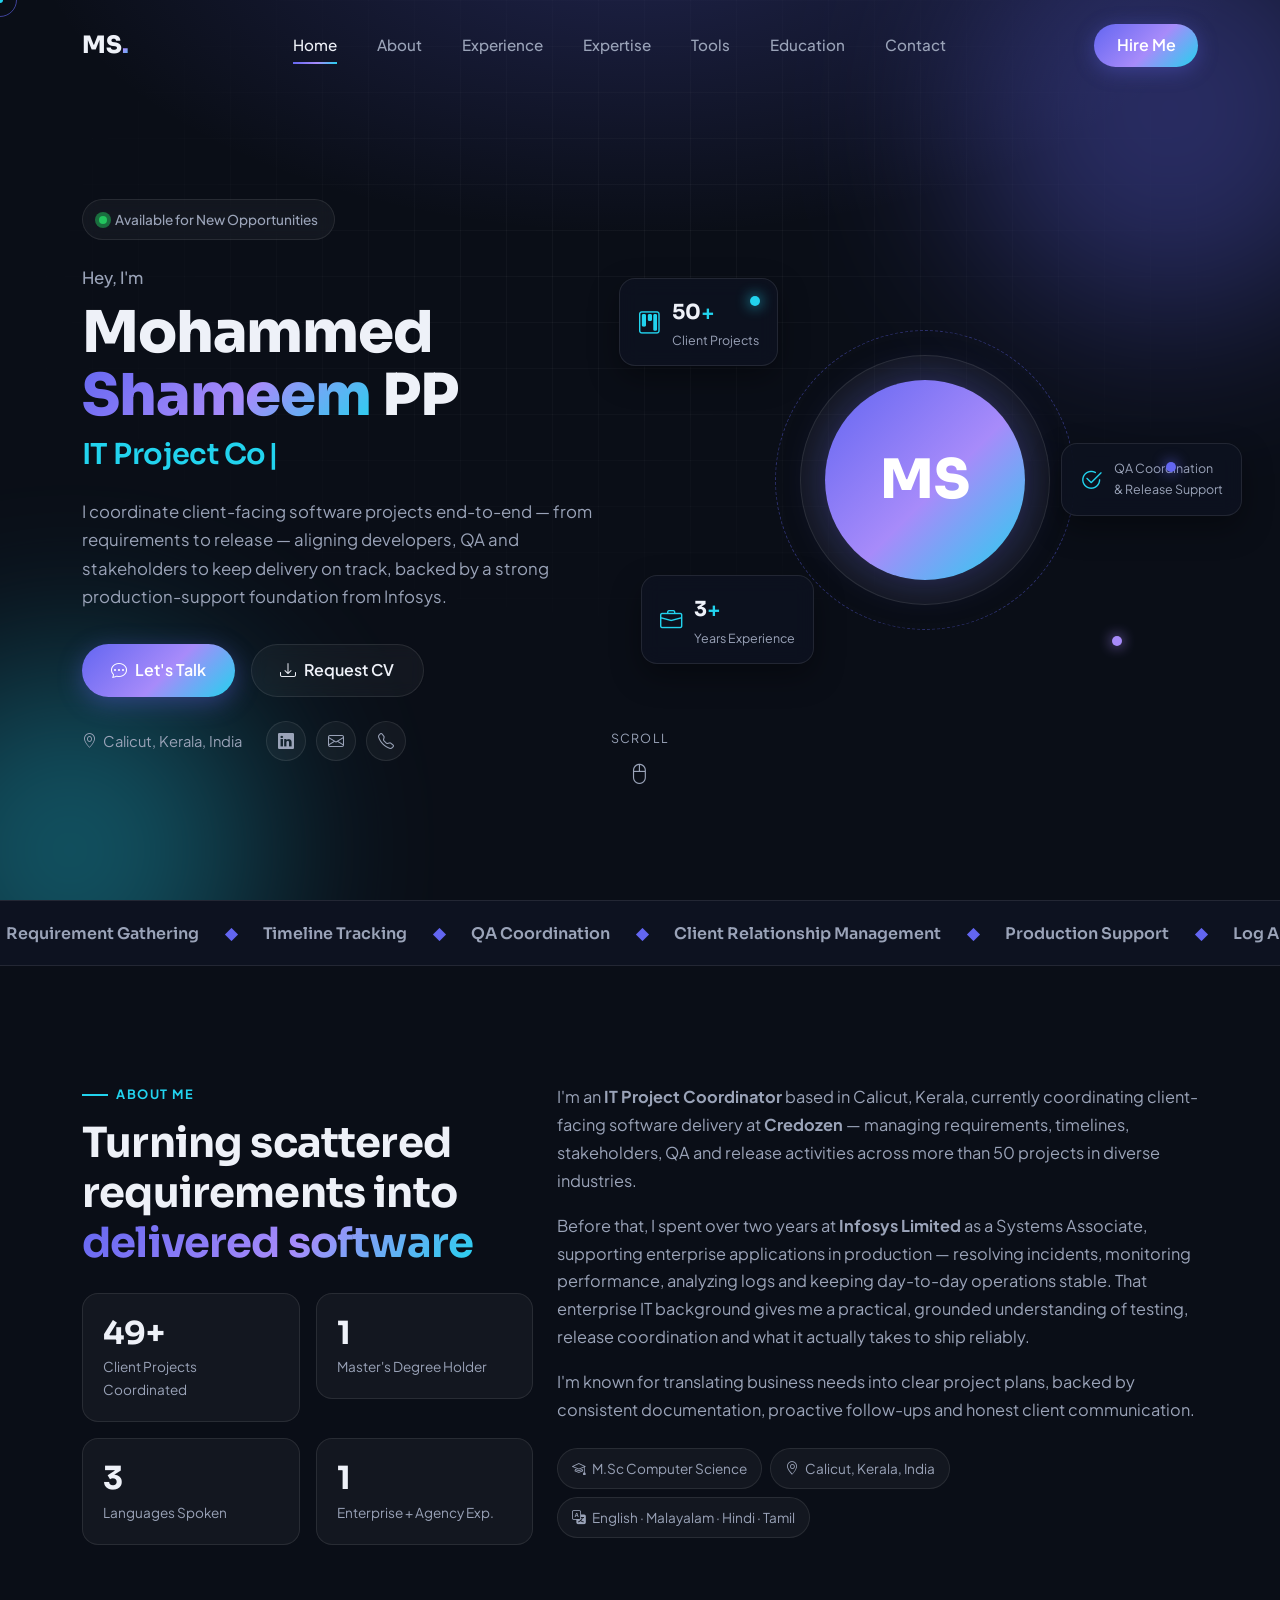
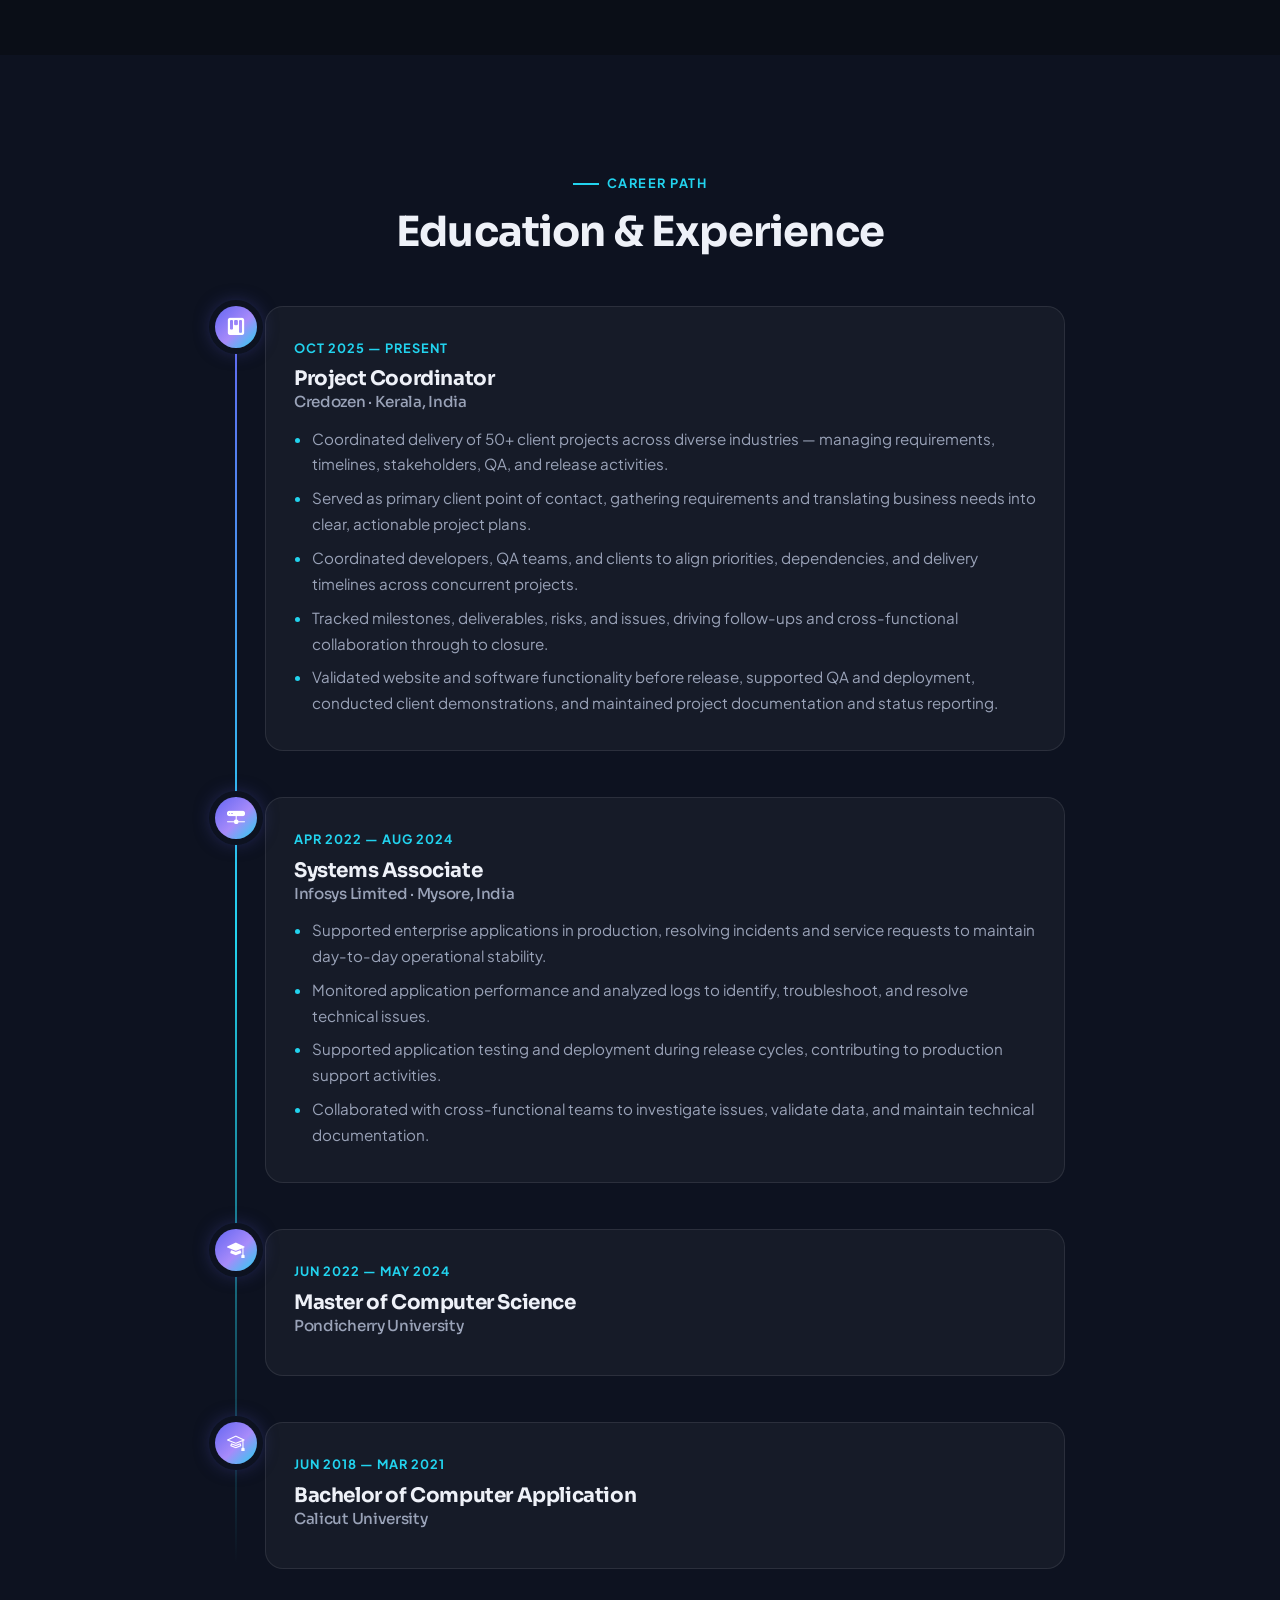
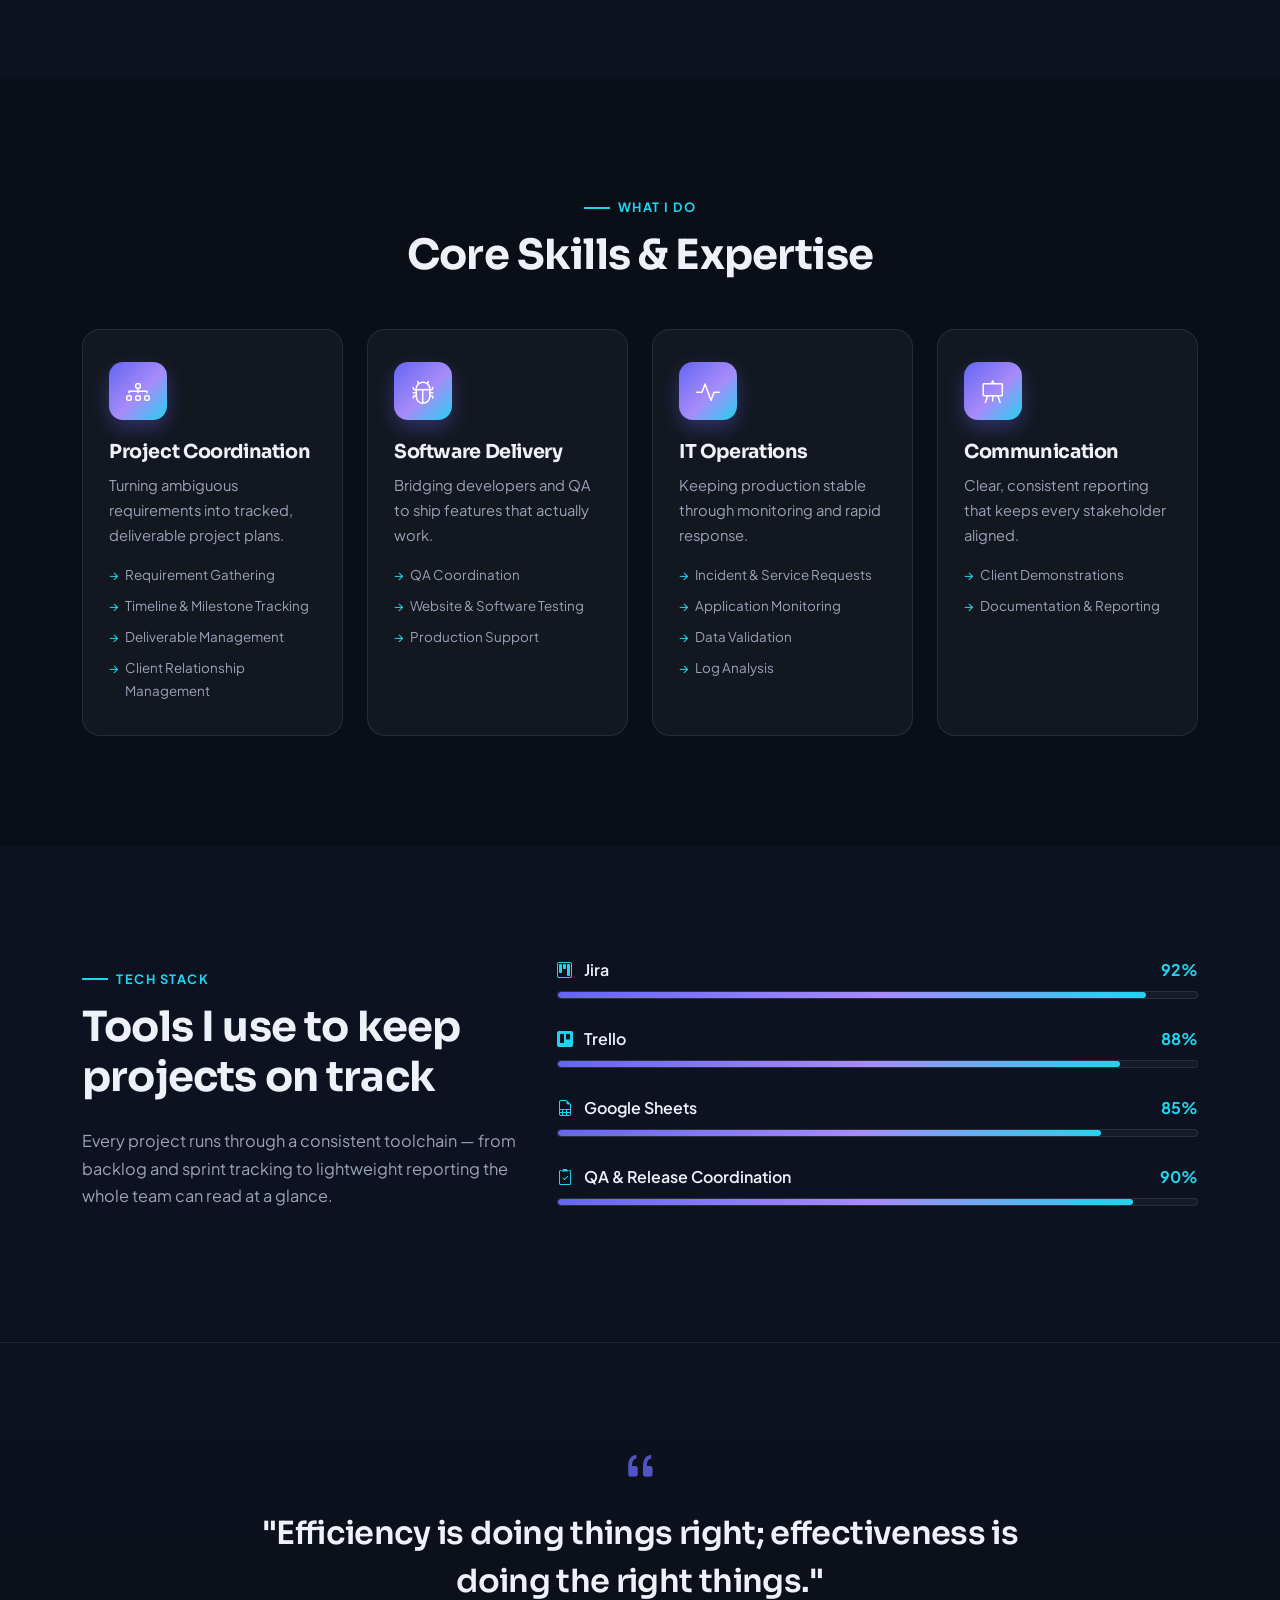
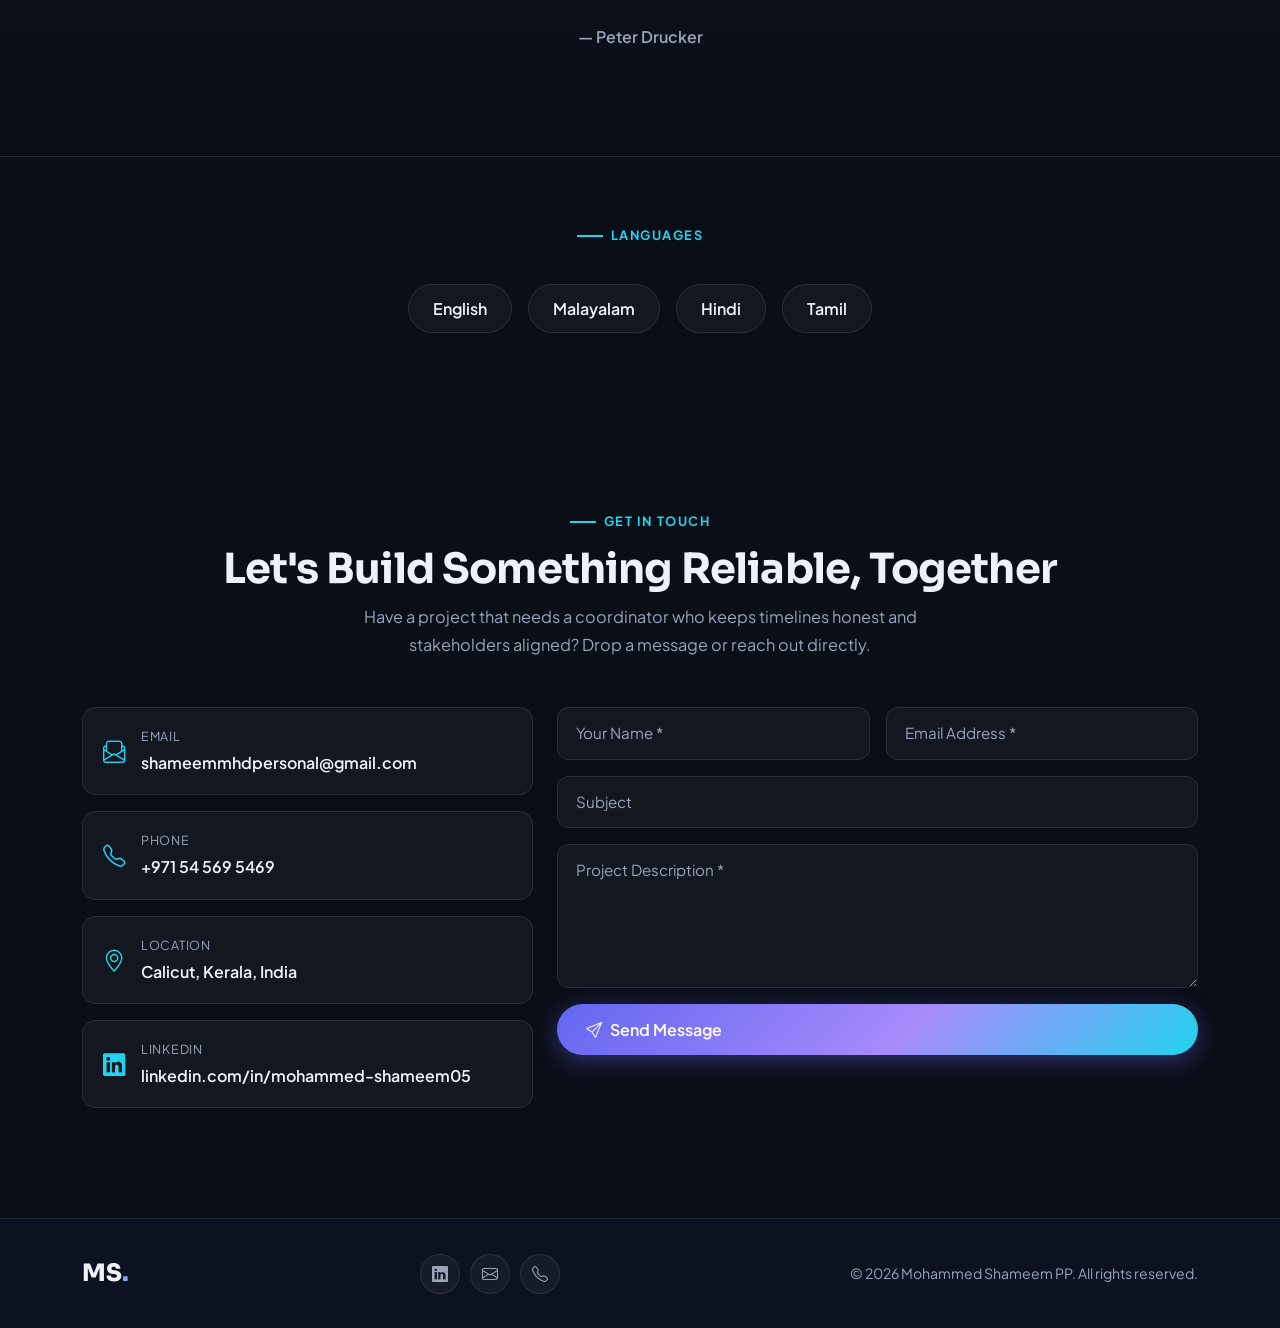
<file: index.html>
<!DOCTYPE html>
<html lang="en">
<head>
<meta charset="UTF-8">
<meta name="viewport" content="width=device-width, initial-scale=1.0">
<title>Mohammed Shameem PP | IT Project Coordinator</title>
<meta name="description" content="Mohammed Shameem PP — IT Project Coordinator specializing in client-facing software delivery, QA coordination and production support.">

<!-- Favicon -->
<link rel="icon" href="data:,">

<!-- Google Fonts -->
<link rel="preconnect" href="https://fonts.googleapis.com">
<link rel="preconnect" href="https://fonts.gstatic.com" crossorigin>
<link href="https://fonts.googleapis.com/css2?family=Sora:wght@400;500;600;700;800&family=Plus+Jakarta+Sans:wght@300;400;500;600;700;800&display=swap" rel="stylesheet">

<!-- Bootstrap 5 -->
<link href="https://cdn.jsdelivr.net/npm/bootstrap@5.3.3/dist/css/bootstrap.min.css" rel="stylesheet">
<!-- Bootstrap Icons -->
<link rel="stylesheet" href="https://cdn.jsdelivr.net/npm/bootstrap-icons@1.11.3/font/bootstrap-icons.css">
<!-- AOS Animate on Scroll -->
<link href="https://cdn.jsdelivr.net/npm/aos@2.3.4/dist/aos.css" rel="stylesheet">

<!-- Custom -->
<link rel="stylesheet" href="css/style.css">
</head>
<body>

<!-- Preloader -->
<div id="preloader">
  <div class="preloader-inner">
    <span class="preloader-logo">MS<span class="dot">.</span></span>
    <div class="preloader-bar"><span></span></div>
  </div>
</div>

<!-- Custom cursor -->
<div class="cursor-dot d-none d-lg-block"></div>
<div class="cursor-ring d-none d-lg-block"></div>

<!-- Progress bar -->
<div class="scroll-progress"><span id="scrollProgressBar"></span></div>

<!-- Navbar -->
<nav class="navbar navbar-expand-lg fixed-top custom-navbar" id="mainNav">
  <div class="container">
    <a class="navbar-brand" href="#home">MS<span class="accent-text">.</span></a>
    <button class="navbar-toggler" type="button" data-bs-toggle="offcanvas" data-bs-target="#navOffcanvas" aria-controls="navOffcanvas" aria-label="Toggle navigation">
      <span class="toggler-line"></span>
      <span class="toggler-line"></span>
      <span class="toggler-line"></span>
    </button>

    <div class="collapse navbar-collapse d-none d-lg-flex" id="navLinksDesktop">
      <ul class="navbar-nav mx-auto gap-lg-2">
        <li class="nav-item"><a class="nav-link" href="#home">Home</a></li>
        <li class="nav-item"><a class="nav-link" href="#about">About</a></li>
        <li class="nav-item"><a class="nav-link" href="#experience">Experience</a></li>
        <li class="nav-item"><a class="nav-link" href="#services">Expertise</a></li>
        <li class="nav-item"><a class="nav-link" href="#tools">Tools</a></li>
        <li class="nav-item"><a class="nav-link" href="#education">Education</a></li>
        <li class="nav-item"><a class="nav-link" href="#contact">Contact</a></li>
      </ul>
      <a href="#contact" class="btn btn-nav-cta">Hire Me</a>
    </div>
  </div>
</nav>

<!-- Offcanvas mobile nav -->
<div class="offcanvas offcanvas-end custom-offcanvas" tabindex="-1" id="navOffcanvas">
  <div class="offcanvas-header">
    <a class="navbar-brand" href="#home">MS<span class="accent-text">.</span></a>
    <button type="button" class="btn-close btn-close-white" data-bs-dismiss="offcanvas" aria-label="Close"></button>
  </div>
  <div class="offcanvas-body d-flex flex-column">
    <ul class="navbar-nav gap-3 fs-5">
      <li class="nav-item"><a class="nav-link" href="#home" data-bs-dismiss="offcanvas">Home</a></li>
      <li class="nav-item"><a class="nav-link" href="#about" data-bs-dismiss="offcanvas">About</a></li>
      <li class="nav-item"><a class="nav-link" href="#experience" data-bs-dismiss="offcanvas">Experience</a></li>
      <li class="nav-item"><a class="nav-link" href="#services" data-bs-dismiss="offcanvas">Expertise</a></li>
      <li class="nav-item"><a class="nav-link" href="#tools" data-bs-dismiss="offcanvas">Tools</a></li>
      <li class="nav-item"><a class="nav-link" href="#education" data-bs-dismiss="offcanvas">Education</a></li>
      <li class="nav-item"><a class="nav-link" href="#contact" data-bs-dismiss="offcanvas">Contact</a></li>
    </ul>
    <a href="#contact" class="btn btn-nav-cta mt-4" data-bs-dismiss="offcanvas">Hire Me</a>
  </div>
</div>

<!-- HERO -->
<header id="home" class="hero-section">
  <div class="hero-bg-grid"></div>
  <div class="blob blob-1"></div>
  <div class="blob blob-2"></div>

  <div class="container hero-container">
    <div class="row align-items-center gy-5">
      <div class="col-lg-6" data-aos="fade-right" data-aos-duration="900">
        <div class="status-badge mb-4">
          <span class="pulse-dot"></span> Available for New Opportunities
        </div>
        <p class="hero-eyebrow mb-2">Hey, I'm</p>
        <h1 class="hero-title">
          Mohammed <span class="accent-text">Shameem</span> PP
        </h1>
        <h2 class="hero-role">
          <span id="typedRole">IT Project Coordinator</span><span class="type-cursor">|</span>
        </h2>
        <p class="hero-desc">
          I coordinate client-facing software projects end-to-end — from requirements to release —
          aligning developers, QA and stakeholders to keep delivery on track, backed by a strong
          production-support foundation from Infosys.
        </p>
        <div class="d-flex flex-wrap gap-3 mb-4">
          <a href="#contact" class="btn btn-primary-glow">
            <i class="bi bi-chat-dots"></i> Let's Talk
          </a>
          <a href="mailto:shameemmhdpersonal@gmail.com?subject=CV%20Request" class="btn btn-outline-glow" id="downloadCvBtn">
            <i class="bi bi-download"></i> Request CV
          </a>
        </div>
        <div class="d-flex align-items-center gap-4 flex-wrap">
          <div class="hero-contact-chip"><i class="bi bi-geo-alt"></i> Calicut, Kerala, India</div>
          <div class="social-links">
            <a href="https://linkedin.com/in/mohammed-shameem05" target="_blank" rel="noopener" aria-label="LinkedIn"><i class="bi bi-linkedin"></i></a>
            <a href="mailto:shameemmhdpersonal@gmail.com" aria-label="Email"><i class="bi bi-envelope"></i></a>
            <a href="tel:+971545695469" aria-label="Phone"><i class="bi bi-telephone"></i></a>
          </div>
        </div>
      </div>

      <div class="col-lg-6" data-aos="fade-left" data-aos-duration="900" data-aos-delay="150">
        <div class="hero-visual">
          <div class="avatar-ring-outer">
            <div class="avatar-ring-inner">
              <div class="avatar-core">MS</div>
            </div>
          </div>
          <div class="floating-card card-projects">
            <i class="bi bi-kanban"></i>
            <div>
              <strong class="counter" data-target="50">0</strong><span>+</span>
              <p>Client Projects</p>
            </div>
          </div>
          <div class="floating-card card-exp">
            <i class="bi bi-briefcase"></i>
            <div>
              <strong class="counter" data-target="3">0</strong><span>+</span>
              <p>Years Experience</p>
            </div>
          </div>
          <div class="floating-card card-tool">
            <i class="bi bi-check2-circle"></i>
            <div>
              <p class="mb-0">QA Coordination<br>&amp; Release Support</p>
            </div>
          </div>
          <span class="orbit-dot dot-1"></span>
          <span class="orbit-dot dot-2"></span>
          <span class="orbit-dot dot-3"></span>
        </div>
      </div>
    </div>

    <a href="#about" class="scroll-indicator" aria-label="Scroll down">
      <span>Scroll</span>
      <i class="bi bi-mouse2"></i>
    </a>
  </div>
</header>

<!-- MARQUEE STRIP -->
<div class="marquee-strip">
  <div class="marquee-track">
    <span>Requirement Gathering</span><span class="sep">◆</span>
    <span>Timeline Tracking</span><span class="sep">◆</span>
    <span>QA Coordination</span><span class="sep">◆</span>
    <span>Client Relationship Management</span><span class="sep">◆</span>
    <span>Production Support</span><span class="sep">◆</span>
    <span>Log Analysis</span><span class="sep">◆</span>
    <span>Jira</span><span class="sep">◆</span>
    <span>Trello</span><span class="sep">◆</span>
    <span>Documentation &amp; Reporting</span><span class="sep">◆</span>
    <!-- duplicate for seamless loop -->
    <span>Requirement Gathering</span><span class="sep">◆</span>
    <span>Timeline Tracking</span><span class="sep">◆</span>
    <span>QA Coordination</span><span class="sep">◆</span>
    <span>Client Relationship Management</span><span class="sep">◆</span>
    <span>Production Support</span><span class="sep">◆</span>
    <span>Log Analysis</span><span class="sep">◆</span>
    <span>Jira</span><span class="sep">◆</span>
    <span>Trello</span><span class="sep">◆</span>
    <span>Documentation &amp; Reporting</span><span class="sep">◆</span>
  </div>
</div>

<!-- ABOUT -->
<section id="about" class="section-padding">
  <div class="container">
    <div class="row align-items-center gy-5">
      <div class="col-lg-5" data-aos="fade-up">
        <p class="section-tag">About Me</p>
        <h2 class="section-title mb-4">
          Turning scattered requirements into <span class="accent-text">delivered software</span>
        </h2>
        <div class="about-stats row g-3">
          <div class="col-6">
            <div class="stat-card">
              <h3><span class="counter" data-target="50">0</span>+</h3>
              <p>Client Projects Coordinated</p>
            </div>
          </div>
          <div class="col-6">
            <div class="stat-card">
              <h3><span class="counter" data-target="2">0</span></h3>
              <p>Master's Degree Holder</p>
            </div>
          </div>
          <div class="col-6">
            <div class="stat-card">
              <h3><span class="counter" data-target="4">0</span></h3>
              <p>Languages Spoken</p>
            </div>
          </div>
          <div class="col-6">
            <div class="stat-card">
              <h3><span class="counter" data-target="2">0</span></h3>
              <p>Enterprise + Agency Exp.</p>
            </div>
          </div>
        </div>
      </div>
      <div class="col-lg-7" data-aos="fade-up" data-aos-delay="150">
        <p class="about-text">
          I'm an <strong>IT Project Coordinator</strong> based in Calicut, Kerala, currently coordinating client-facing
          software delivery at <strong>Credozen</strong> — managing requirements, timelines, stakeholders, QA and
          release activities across more than 50 projects in diverse industries.
        </p>
        <p class="about-text">
          Before that, I spent over two years at <strong>Infosys Limited</strong> as a Systems Associate, supporting
          enterprise applications in production — resolving incidents, monitoring performance, analyzing logs and
          keeping day-to-day operations stable. That enterprise IT background gives me a practical, grounded
          understanding of testing, release coordination and what it actually takes to ship reliably.
        </p>
        <p class="about-text">
          I'm known for translating business needs into clear project plans, backed by consistent documentation,
          proactive follow-ups and honest client communication.
        </p>
        <div class="d-flex flex-wrap gap-2 mt-4">
          <span class="pill-tag"><i class="bi bi-mortarboard"></i> M.Sc Computer Science</span>
          <span class="pill-tag"><i class="bi bi-geo-alt"></i> Calicut, Kerala, India</span>
          <span class="pill-tag"><i class="bi bi-translate"></i> English · Malayalam · Hindi · Tamil</span>
        </div>
      </div>
    </div>
  </div>
</section>

<!-- EXPERIENCE -->
<section id="experience" class="section-padding section-alt">
  <div class="container">
    <div class="text-center mb-5" data-aos="fade-up">
      <p class="section-tag justify-content-center">Career Path</p>
      <h2 class="section-title">Education &amp; Experience</h2>
    </div>

    <div class="timeline">
      <div class="timeline-item" data-aos="fade-up">
        <div class="timeline-dot"><i class="bi bi-kanban-fill"></i></div>
        <div class="timeline-content">
          <span class="timeline-date">Oct 2025 — Present</span>
          <h3>Project Coordinator</h3>
          <h4>Credozen · Kerala, India</h4>
          <ul>
            <li>Coordinated delivery of 50+ client projects across diverse industries — managing requirements, timelines, stakeholders, QA, and release activities.</li>
            <li>Served as primary client point of contact, gathering requirements and translating business needs into clear, actionable project plans.</li>
            <li>Coordinated developers, QA teams, and clients to align priorities, dependencies, and delivery timelines across concurrent projects.</li>
            <li>Tracked milestones, deliverables, risks, and issues, driving follow-ups and cross-functional collaboration through to closure.</li>
            <li>Validated website and software functionality before release, supported QA and deployment, conducted client demonstrations, and maintained project documentation and status reporting.</li>
          </ul>
        </div>
      </div>

      <div class="timeline-item" data-aos="fade-up">
        <div class="timeline-dot"><i class="bi bi-hdd-network-fill"></i></div>
        <div class="timeline-content">
          <span class="timeline-date">Apr 2022 — Aug 2024</span>
          <h3>Systems Associate</h3>
          <h4>Infosys Limited · Mysore, India</h4>
          <ul>
            <li>Supported enterprise applications in production, resolving incidents and service requests to maintain day-to-day operational stability.</li>
            <li>Monitored application performance and analyzed logs to identify, troubleshoot, and resolve technical issues.</li>
            <li>Supported application testing and deployment during release cycles, contributing to production support activities.</li>
            <li>Collaborated with cross-functional teams to investigate issues, validate data, and maintain technical documentation.</li>
          </ul>
        </div>
      </div>

      <div class="timeline-item" data-aos="fade-up">
        <div class="timeline-dot"><i class="bi bi-mortarboard-fill"></i></div>
        <div class="timeline-content">
          <span class="timeline-date">Jun 2022 — May 2024</span>
          <h3>Master of Computer Science</h3>
          <h4>Pondicherry University</h4>
        </div>
      </div>

      <div class="timeline-item" data-aos="fade-up">
        <div class="timeline-dot"><i class="bi bi-mortarboard"></i></div>
        <div class="timeline-content">
          <span class="timeline-date">Jun 2018 — Mar 2021</span>
          <h3>Bachelor of Computer Application</h3>
          <h4>Calicut University</h4>
        </div>
      </div>
    </div>
  </div>
</section>

<!-- SERVICES / EXPERTISE -->
<section id="services" class="section-padding">
  <div class="container">
    <div class="text-center mb-5" data-aos="fade-up">
      <p class="section-tag justify-content-center">What I Do</p>
      <h2 class="section-title">Core Skills &amp; Expertise</h2>
    </div>

    <div class="row g-4">
      <div class="col-md-6 col-lg-3" data-aos="fade-up" data-aos-delay="0">
        <div class="service-card">
          <div class="service-icon"><i class="bi bi-diagram-3"></i></div>
          <h3>Project Coordination</h3>
          <p>Turning ambiguous requirements into tracked, deliverable project plans.</p>
          <ul class="tag-list">
            <li>Requirement Gathering</li>
            <li>Timeline &amp; Milestone Tracking</li>
            <li>Deliverable Management</li>
            <li>Client Relationship Management</li>
          </ul>
        </div>
      </div>
      <div class="col-md-6 col-lg-3" data-aos="fade-up" data-aos-delay="100">
        <div class="service-card">
          <div class="service-icon"><i class="bi bi-bug"></i></div>
          <h3>Software Delivery</h3>
          <p>Bridging developers and QA to ship features that actually work.</p>
          <ul class="tag-list">
            <li>QA Coordination</li>
            <li>Website &amp; Software Testing</li>
            <li>Production Support</li>
          </ul>
        </div>
      </div>
      <div class="col-md-6 col-lg-3" data-aos="fade-up" data-aos-delay="200">
        <div class="service-card">
          <div class="service-icon"><i class="bi bi-activity"></i></div>
          <h3>IT Operations</h3>
          <p>Keeping production stable through monitoring and rapid response.</p>
          <ul class="tag-list">
            <li>Incident &amp; Service Requests</li>
            <li>Application Monitoring</li>
            <li>Data Validation</li>
            <li>Log Analysis</li>
          </ul>
        </div>
      </div>
      <div class="col-md-6 col-lg-3" data-aos="fade-up" data-aos-delay="300">
        <div class="service-card">
          <div class="service-icon"><i class="bi bi-easel"></i></div>
          <h3>Communication</h3>
          <p>Clear, consistent reporting that keeps every stakeholder aligned.</p>
          <ul class="tag-list">
            <li>Client Demonstrations</li>
            <li>Documentation &amp; Reporting</li>
          </ul>
        </div>
      </div>
    </div>
  </div>
</section>

<!-- TOOLS / TECH STACK -->
<section id="tools" class="section-padding section-alt">
  <div class="container">
    <div class="row align-items-center gy-5">
      <div class="col-lg-5" data-aos="fade-right">
        <p class="section-tag">Tech Stack</p>
        <h2 class="section-title mb-4">Tools I use to keep projects on track</h2>
        <p class="about-text">
          Every project runs through a consistent toolchain — from backlog and sprint tracking to lightweight
          reporting the whole team can read at a glance.
        </p>
      </div>
      <div class="col-lg-7" data-aos="fade-left" data-aos-delay="150">
        <div class="tool-bar">
          <div class="tool-bar-head">
            <span><i class="bi bi-kanban"></i> Jira</span>
            <span class="tool-pct">92%</span>
          </div>
          <div class="progress custom-progress"><div class="progress-bar" style="width:0%" data-width="92"></div></div>
        </div>
        <div class="tool-bar">
          <div class="tool-bar-head">
            <span><i class="bi bi-trello"></i> Trello</span>
            <span class="tool-pct">88%</span>
          </div>
          <div class="progress custom-progress"><div class="progress-bar" style="width:0%" data-width="88"></div></div>
        </div>
        <div class="tool-bar">
          <div class="tool-bar-head">
            <span><i class="bi bi-file-earmark-spreadsheet"></i> Google Sheets</span>
            <span class="tool-pct">85%</span>
          </div>
          <div class="progress custom-progress"><div class="progress-bar" style="width:0%" data-width="85"></div></div>
        </div>
        <div class="tool-bar">
          <div class="tool-bar-head">
            <span><i class="bi bi-clipboard2-check"></i> QA &amp; Release Coordination</span>
            <span class="tool-pct">90%</span>
          </div>
          <div class="progress custom-progress"><div class="progress-bar" style="width:0%" data-width="90"></div></div>
        </div>
      </div>
    </div>
  </div>
</section>

<!-- QUOTE / PHILOSOPHY -->
<section class="quote-section">
  <div class="container text-center" data-aos="zoom-in">
    <i class="bi bi-quote quote-icon"></i>
    <h2 class="quote-text">"Efficiency is doing things right; effectiveness is doing the right things."</h2>
    <p class="quote-author">— Peter Drucker</p>
  </div>
</section>

<!-- LANGUAGES (compact) -->
<section class="section-padding-sm">
  <div class="container">
    <div class="text-center mb-4" data-aos="fade-up">
      <p class="section-tag justify-content-center">Languages</p>
    </div>
    <div class="d-flex flex-wrap justify-content-center gap-3" data-aos="fade-up" data-aos-delay="100">
      <span class="lang-pill">English</span>
      <span class="lang-pill">Malayalam</span>
      <span class="lang-pill">Hindi</span>
      <span class="lang-pill">Tamil</span>
    </div>
  </div>
</section>

<!-- CONTACT -->
<section id="contact" class="section-padding">
  <div class="container">
    <div class="text-center mb-5" data-aos="fade-up">
      <p class="section-tag justify-content-center">Get In Touch</p>
      <h2 class="section-title">Let's Build Something Reliable, Together</h2>
      <p class="about-text mx-auto" style="max-width:640px;">
        Have a project that needs a coordinator who keeps timelines honest and stakeholders aligned?
        Drop a message or reach out directly.
      </p>
    </div>

    <div class="row g-4 gy-5">
      <div class="col-lg-5" data-aos="fade-right">
        <div class="contact-info-card mb-3">
          <i class="bi bi-envelope-paper"></i>
          <div>
            <p class="label">Email</p>
            <a href="mailto:shameemmhdpersonal@gmail.com">shameemmhdpersonal@gmail.com</a>
          </div>
        </div>
        <div class="contact-info-card mb-3">
          <i class="bi bi-telephone"></i>
          <div>
            <p class="label">Phone</p>
            <a href="tel:+971545695469">+971 54 569 5469</a>
          </div>
        </div>
        <div class="contact-info-card mb-3">
          <i class="bi bi-geo-alt"></i>
          <div>
            <p class="label">Location</p>
            <span>Calicut, Kerala, India</span>
          </div>
        </div>
        <div class="contact-info-card">
          <i class="bi bi-linkedin"></i>
          <div>
            <p class="label">LinkedIn</p>
            <a href="https://linkedin.com/in/mohammed-shameem05" target="_blank" rel="noopener">linkedin.com/in/mohammed-shameem05</a>
          </div>
        </div>
      </div>

      <div class="col-lg-7" data-aos="fade-left" data-aos-delay="150">
        <form class="contact-form" id="contactForm" novalidate>
          <div class="row g-3">
            <div class="col-md-6">
              <input type="text" class="form-control" id="nameInput" placeholder="Your Name *" required>
            </div>
            <div class="col-md-6">
              <input type="email" class="form-control" id="emailInput" placeholder="Email Address *" required>
            </div>
            <div class="col-12">
              <input type="text" class="form-control" id="subjectInput" placeholder="Subject">
            </div>
            <div class="col-12">
              <textarea class="form-control" id="messageInput" rows="5" placeholder="Project Description *" required></textarea>
            </div>
            <div class="col-12">
              <button type="submit" class="btn btn-primary-glow w-100 w-md-auto">
                <i class="bi bi-send"></i> Send Message
              </button>
              <p class="form-note mt-3 mb-0" id="formNote"></p>
            </div>
          </div>
        </form>
      </div>
    </div>
  </div>
</section>

<!-- FOOTER -->
<footer class="footer">
  <div class="container">
    <div class="d-flex flex-column flex-md-row justify-content-between align-items-center gap-3">
      <a href="#home" class="navbar-brand mb-0">MS<span class="accent-text">.</span></a>
      <div class="social-links">
        <a href="https://linkedin.com/in/mohammed-shameem05" target="_blank" rel="noopener" aria-label="LinkedIn"><i class="bi bi-linkedin"></i></a>
        <a href="mailto:shameemmhdpersonal@gmail.com" aria-label="Email"><i class="bi bi-envelope"></i></a>
        <a href="tel:+971545695469" aria-label="Phone"><i class="bi bi-telephone"></i></a>
      </div>
      <p class="mb-0 footer-copy">© <span id="year"></span> Mohammed Shameem PP. All rights reserved.</p>
    </div>
  </div>
</footer>

<button id="backToTop" aria-label="Back to top"><i class="bi bi-arrow-up"></i></button>

<!-- Scripts -->
<script src="https://cdn.jsdelivr.net/npm/bootstrap@5.3.3/dist/js/bootstrap.bundle.min.js"></script>
<script src="https://cdn.jsdelivr.net/npm/aos@2.3.4/dist/aos.js"></script>
<script src="js/script.js"></script>
</body>
</html>
</file>
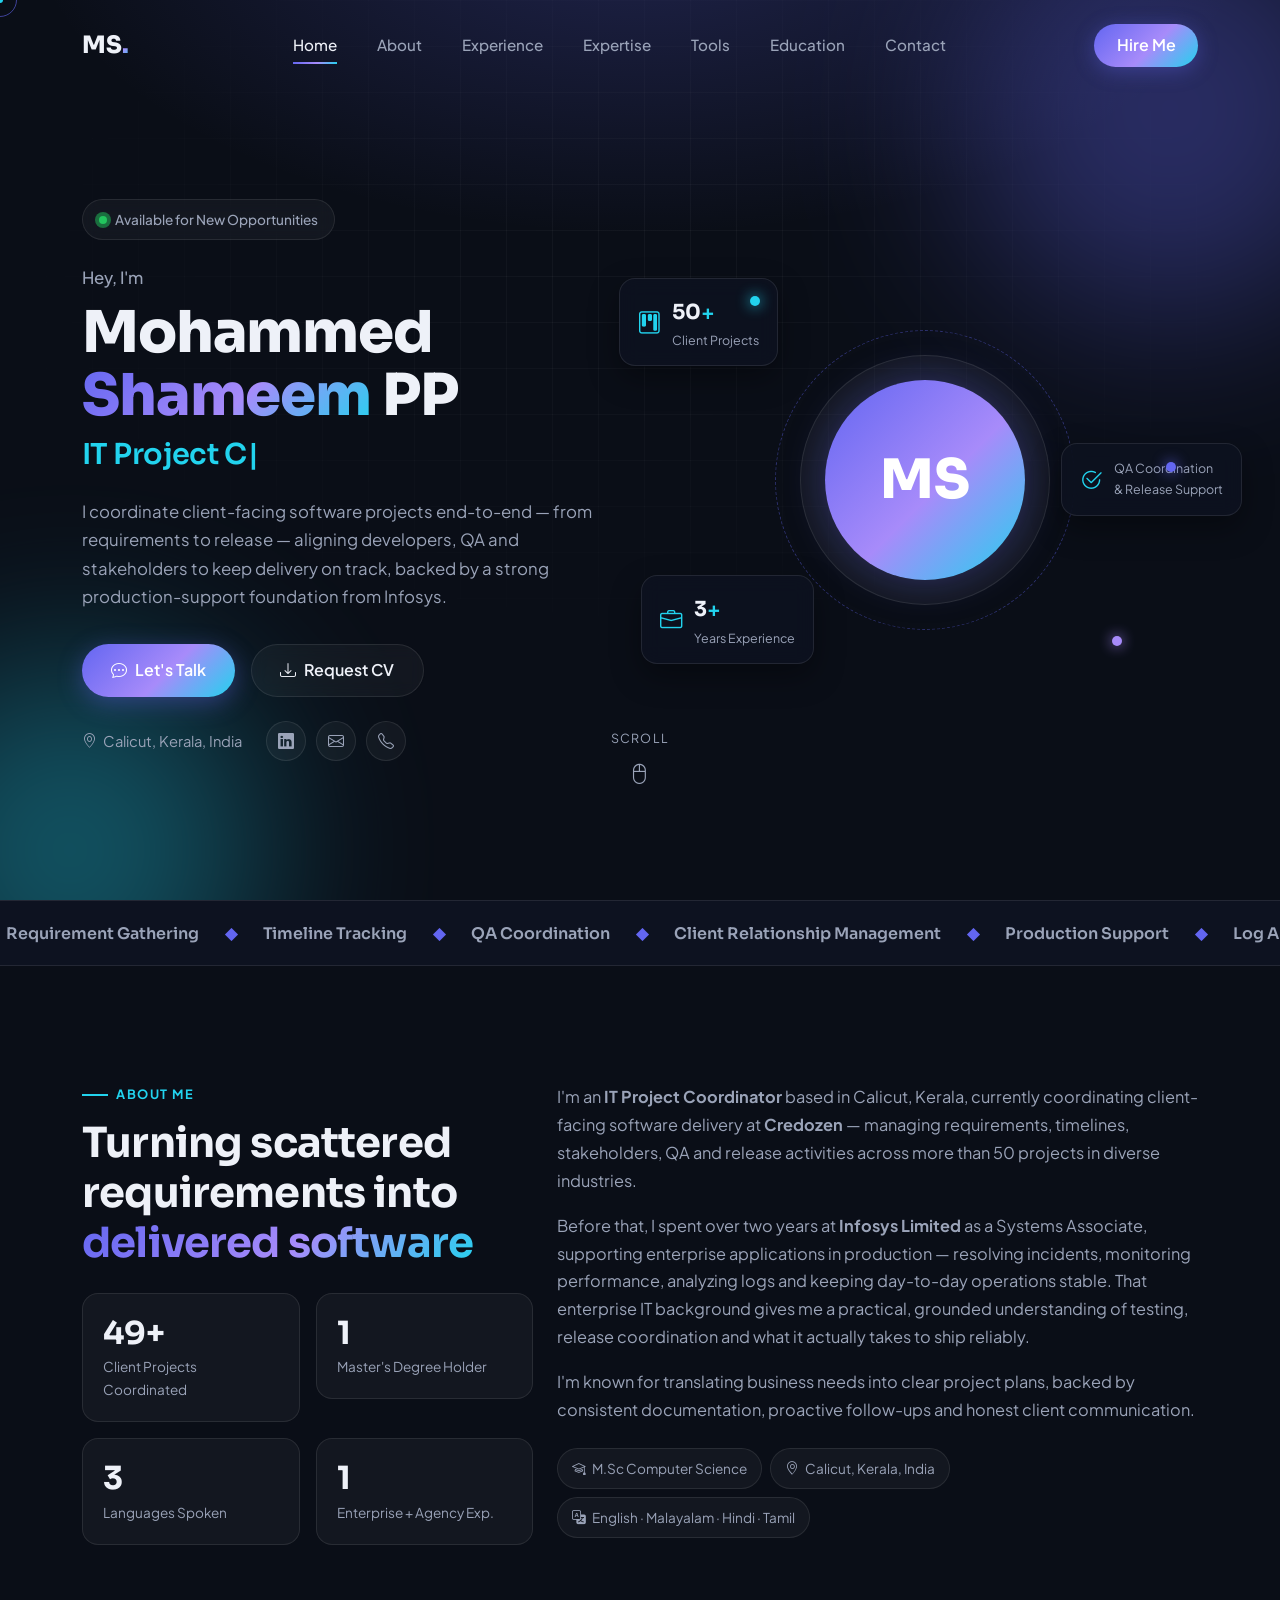
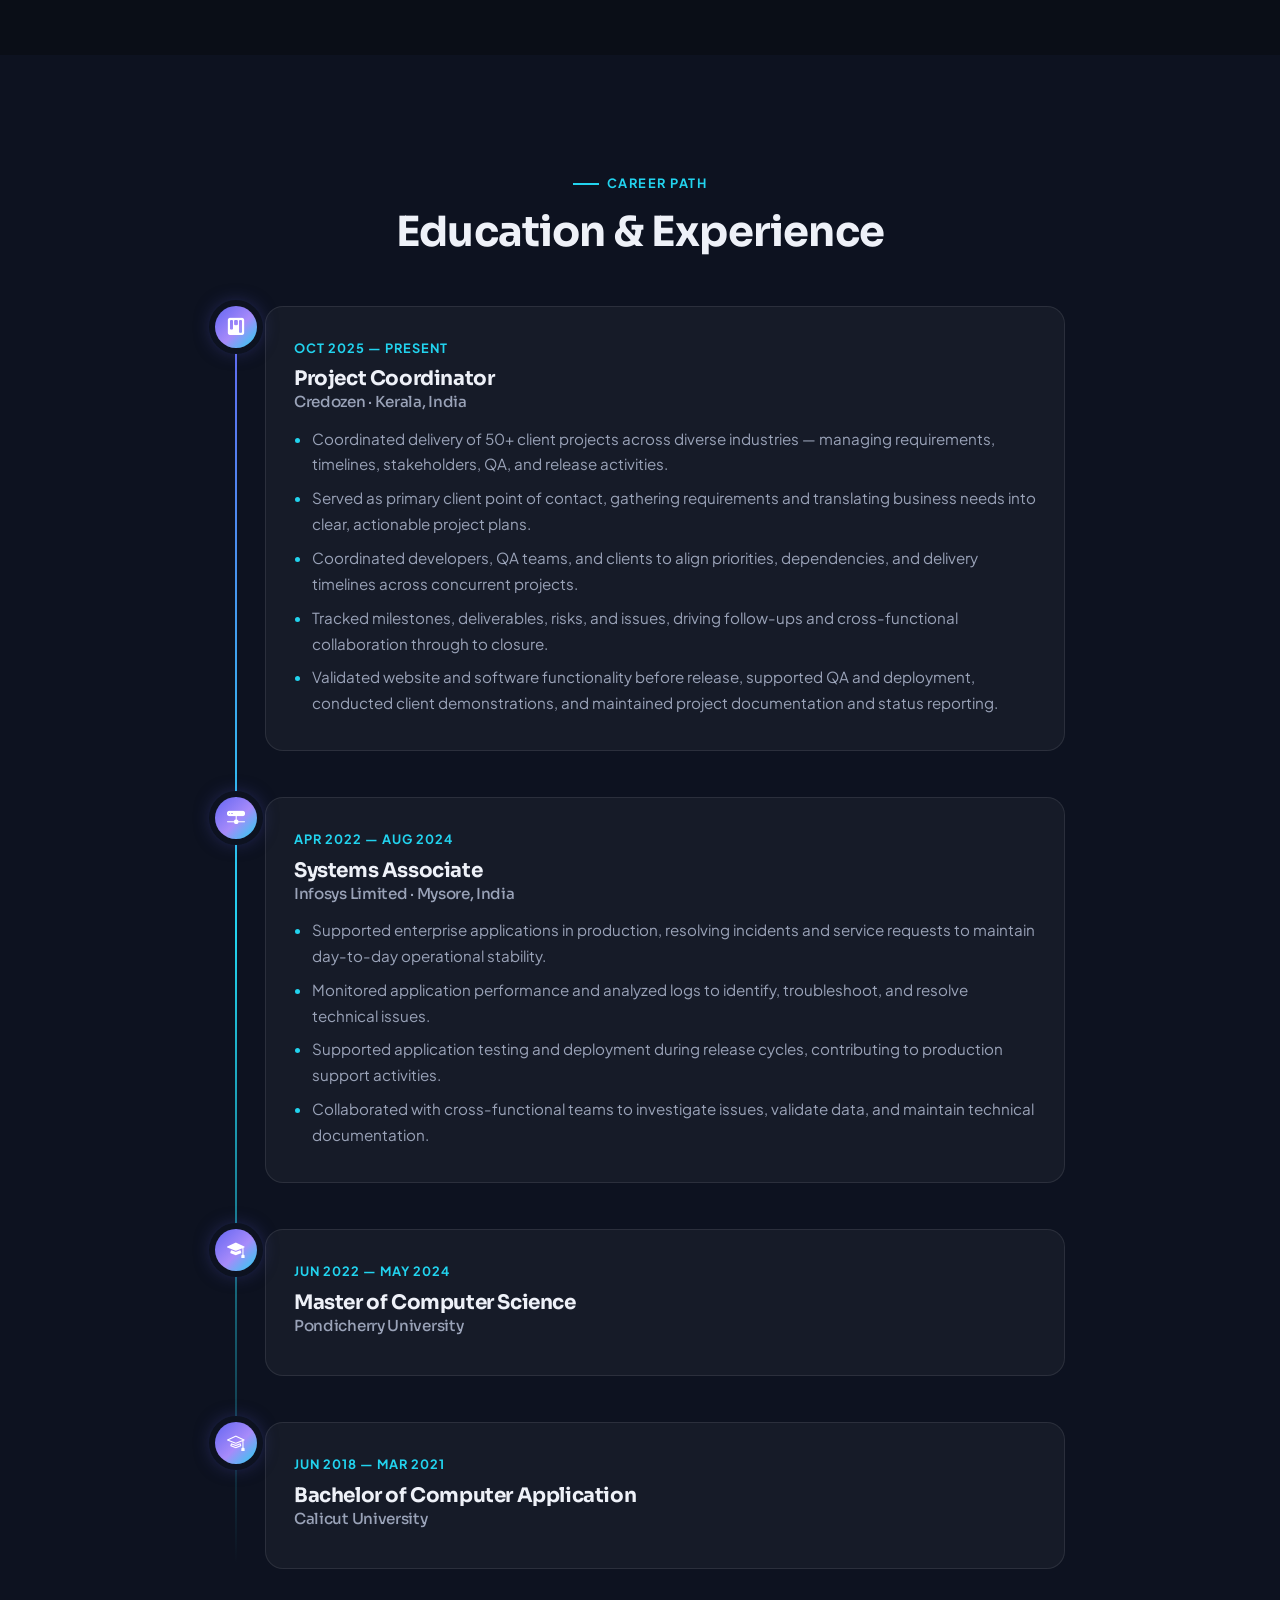
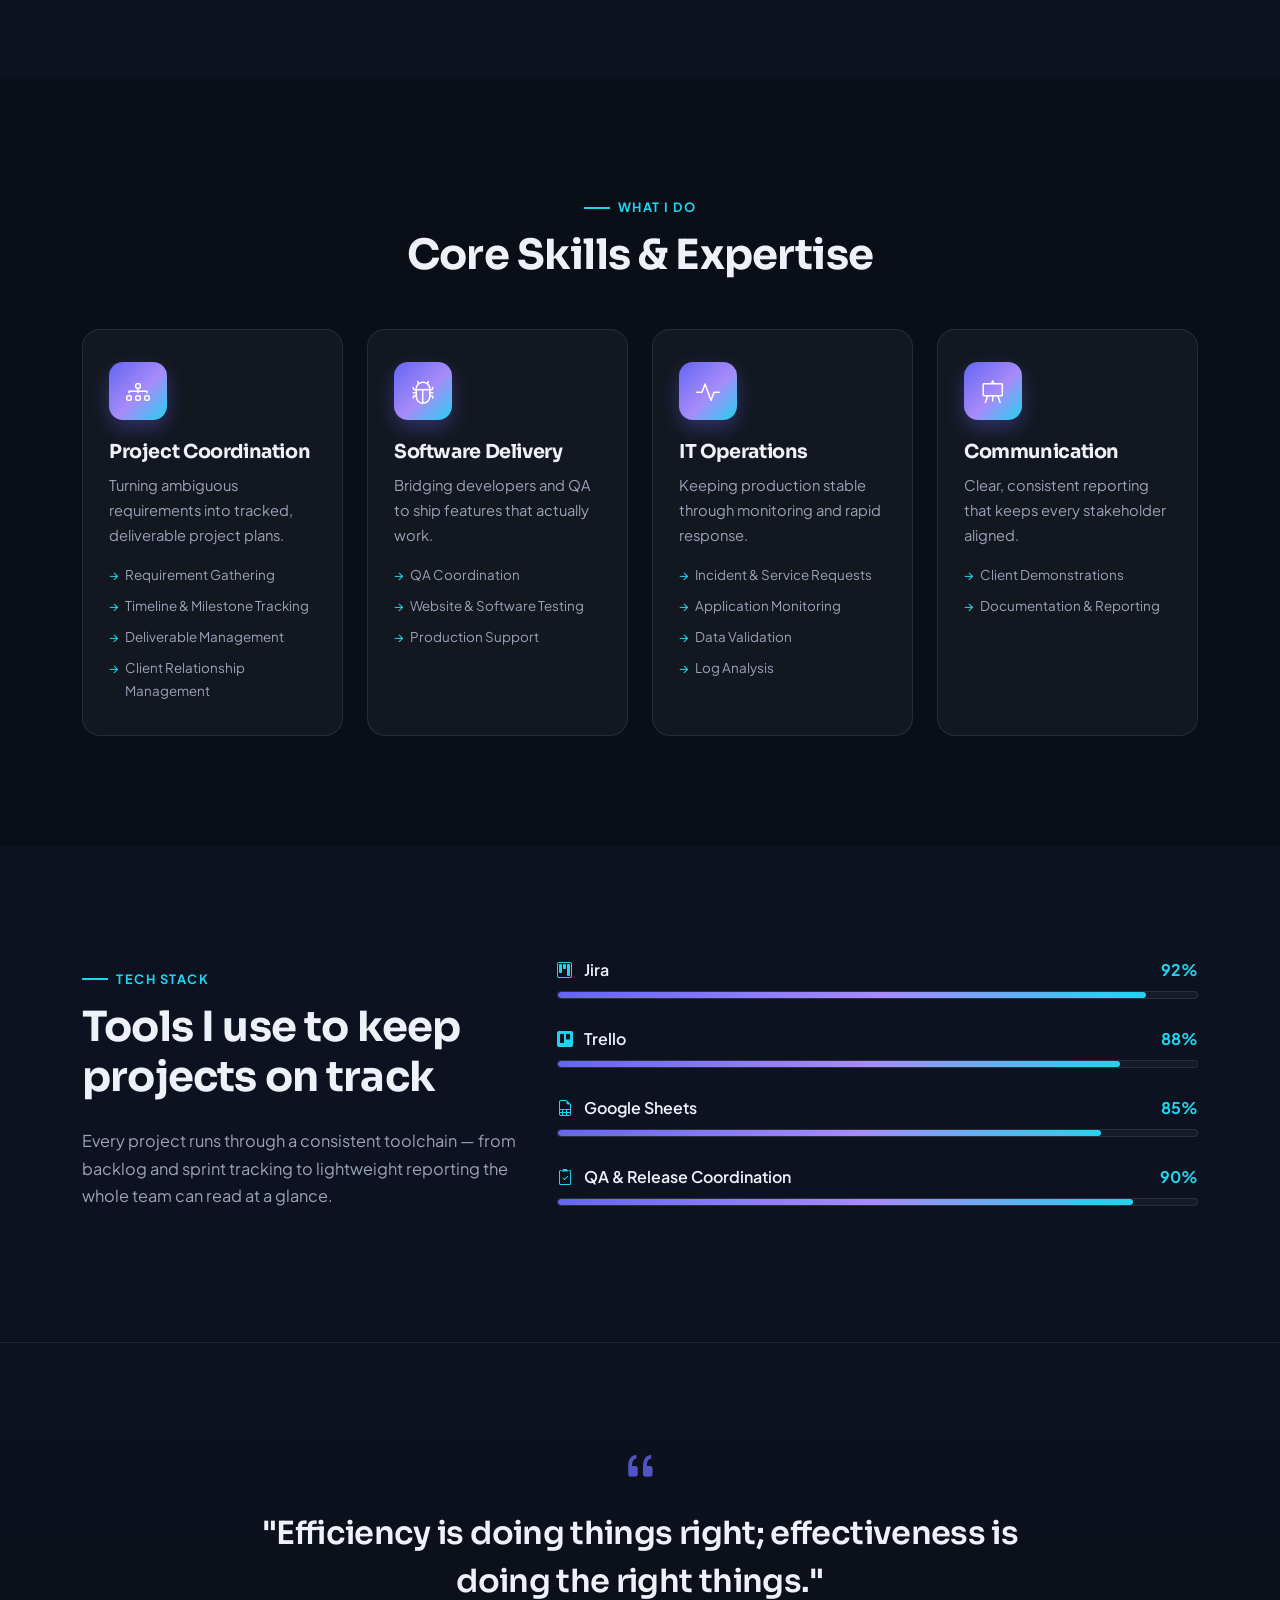
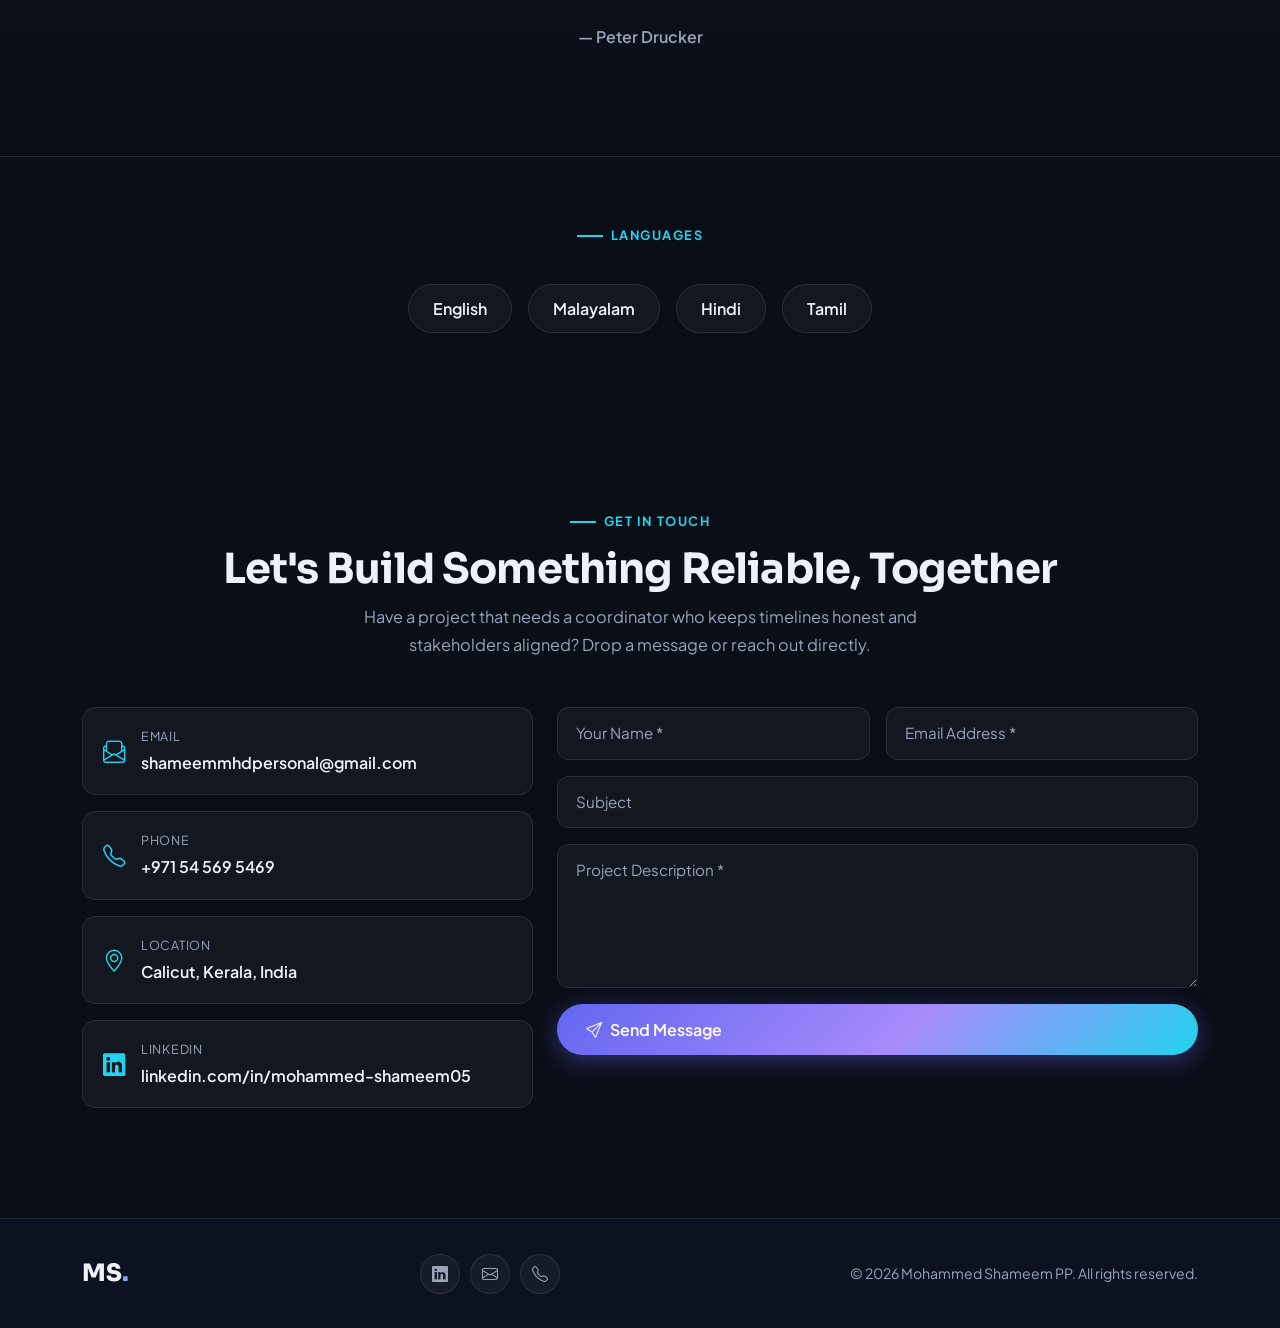
<file: portfolio/index.html>
<!DOCTYPE html>
<html>
<head>
  <!-- Redirects the browser to the root index.html -->
  <meta http-equiv="refresh" content="0; url=/index.html">
  <title>Redirecting...</title>
</head>
<body>
  <p>Your files have been moved to the root directory for Vercel. Redirecting you to the correct local page...</p>
  <script>
    window.location.href = "/index.html";
  </script>
</body>
</html>
</file>
<file: css/style.css>
/* =========================================================
   Mohammed Shameem PP — Portfolio
   Premium dark theme, glassmorphism, gradient accents
========================================================= */

:root{
  --bg: #0a0e17;
  --bg-alt: #0d1220;
  --surface: rgba(255,255,255,0.04);
  --surface-strong: rgba(255,255,255,0.07);
  --border: rgba(255,255,255,0.09);
  --text: #eef1f8;
  --text-muted: #9aa3b8;
  --accent: #6366f1;
  --accent-2: #22d3ee;
  --accent-3: #a78bfa;
  --gradient: linear-gradient(135deg, var(--accent) 0%, var(--accent-3) 55%, var(--accent-2) 100%);
  --shadow-glow: 0 0 40px rgba(99,102,241,0.35);
  --radius: 18px;
  --font-heading: 'Sora', sans-serif;
  --font-body: 'Plus Jakarta Sans', sans-serif;
}

*{ box-sizing: border-box; }

html{ scroll-behavior: smooth; overflow-x: hidden; }

body{
  background: var(--bg);
  color: var(--text);
  font-family: var(--font-body);
  overflow-x: hidden;
  width: 100%;
  position: relative;
  line-height: 1.7;
  cursor: default;
}

h1,h2,h3,h4,h5,h6{ font-family: var(--font-heading); font-weight: 700; letter-spacing: -0.02em; }

a{ text-decoration: none; color: inherit; transition: color .25s ease; }

::selection{ background: var(--accent); color: #fff; }

/* Scrollbar */
::-webkit-scrollbar{ width: 8px; }
::-webkit-scrollbar-track{ background: var(--bg); }
::-webkit-scrollbar-thumb{ background: var(--accent); border-radius: 10px; }

.accent-text{
  background: var(--gradient);
  -webkit-background-clip: text;
  background-clip: text;
  color: transparent;
}

/* =========================================================
   Preloader
========================================================= */
#preloader{
  position: fixed; inset: 0; z-index: 9999;
  background: var(--bg);
  display: flex; align-items: center; justify-content: center;
  transition: opacity .6s ease, visibility .6s ease;
}
#preloader.loaded{ opacity: 0; visibility: hidden; }
.preloader-inner{ text-align: center; }
.preloader-logo{
  font-family: var(--font-heading); font-size: 2.2rem; font-weight: 800;
  color: var(--text); letter-spacing: -0.03em;
}
.preloader-logo .dot{ color: var(--accent-2); }
.preloader-bar{
  width: 160px; height: 3px; background: rgba(255,255,255,0.1);
  border-radius: 10px; margin-top: 18px; overflow: hidden;
}
.preloader-bar span{
  display: block; height: 100%; width: 0%;
  background: var(--gradient);
  animation: preloadFill 1.1s ease forwards;
}
@keyframes preloadFill{ to{ width: 100%; } }

/* =========================================================
   Custom cursor
========================================================= */
.cursor-dot, .cursor-ring{
  position: fixed; top: 0; left: 0; pointer-events: none; z-index: 9998;
  border-radius: 50%; transform: translate(-50%,-50%);
  transition: opacity .3s ease;
}
.cursor-dot{ width: 6px; height: 6px; background: var(--accent-2); }
.cursor-ring{
  width: 34px; height: 34px; border: 1.5px solid rgba(99,102,241,0.6);
  transition: width .2s ease, height .2s ease, border-color .2s ease, transform .05s linear;
}
.cursor-ring.hovering{ width: 54px; height: 54px; border-color: var(--accent-2); }

/* =========================================================
   Scroll progress
========================================================= */
.scroll-progress{
  position: fixed; top: 0; left: 0; width: 100%; height: 3px; z-index: 1100;
  background: transparent;
}
.scroll-progress span{
  display: block; height: 100%; width: 0%;
  background: var(--gradient);
}

/* =========================================================
   Navbar
========================================================= */
.custom-navbar{
  padding: 20px 0;
  transition: all .35s ease;
  background: transparent;
}
.custom-navbar.scrolled{
  padding: 12px 0;
  background: rgba(10,14,23,0.75);
  backdrop-filter: blur(14px);
  -webkit-backdrop-filter: blur(14px);
  border-bottom: 1px solid var(--border);
}
.navbar-brand{
  font-family: var(--font-heading); font-weight: 800; font-size: 1.5rem; color: var(--text) !important;
}
.nav-link{
  color: var(--text-muted) !important; font-weight: 500; font-size: .95rem;
  padding: .5rem 1rem !important; position: relative;
}
.nav-link::after{
  content:''; position:absolute; left:1rem; right:1rem; bottom: 2px; height:2px;
  background: var(--gradient); transform: scaleX(0); transform-origin: left;
  transition: transform .3s ease;
}
.nav-link:hover, .nav-link.active{ color: var(--text) !important; }
.nav-link:hover::after, .nav-link.active::after{ transform: scaleX(1); }

.btn-nav-cta{
  background: var(--gradient); color: #fff !important; font-weight: 600;
  padding: .6rem 1.4rem; border-radius: 50px; border: none;
  box-shadow: 0 4px 20px rgba(99,102,241,0.35);
  transition: transform .25s ease, box-shadow .25s ease;
}
.btn-nav-cta:hover{ transform: translateY(-2px); box-shadow: 0 8px 26px rgba(99,102,241,0.5); color:#fff !important; }

.navbar-toggler{ border: none; background: transparent; padding: 8px; }
.navbar-toggler:focus{ box-shadow: none; }
.toggler-line{ display:block; width: 24px; height: 2px; background: var(--text); margin: 5px 0; border-radius: 2px; }

.custom-offcanvas{
  background: var(--bg-alt); color: var(--text); width: 280px;
  border-left: 1px solid var(--border);
}
.custom-offcanvas .nav-link{ font-size: 1.1rem; }

/* =========================================================
   Hero
========================================================= */
.hero-section{
  position: relative;
  min-height: 100vh;
  display: flex; align-items: center;
  padding: 140px 0 80px;
  overflow: hidden;
  background:
    radial-gradient(ellipse 80% 60% at 50% -10%, rgba(99,102,241,0.25), transparent 60%),
    var(--bg);
}
.hero-bg-grid{
  position: absolute; inset: 0;
  background-image:
    linear-gradient(rgba(255,255,255,0.035) 1px, transparent 1px),
    linear-gradient(90deg, rgba(255,255,255,0.035) 1px, transparent 1px);
  background-size: 46px 46px;
  mask-image: radial-gradient(ellipse 70% 60% at 50% 30%, black 10%, transparent 75%);
  -webkit-mask-image: radial-gradient(ellipse 70% 60% at 50% 30%, black 10%, transparent 75%);
}
.blob{
  position: absolute; border-radius: 50%; filter: blur(90px); opacity: .35; z-index: 0;
  animation: blobFloat 12s ease-in-out infinite;
}
.blob-1{ width: 420px; height: 420px; background: var(--accent); top: -100px; right: -100px; }
.blob-2{ width: 380px; height: 380px; background: var(--accent-2); bottom: -140px; left: -120px; animation-delay: -6s; }
@keyframes blobFloat{
  0%,100%{ transform: translate(0,0) scale(1); }
  50%{ transform: translate(30px,-30px) scale(1.08); }
}

.hero-container{ position: relative; z-index: 2; }

.status-badge{
  display: inline-flex; align-items: center; gap: 8px;
  background: var(--surface); border: 1px solid var(--border);
  padding: 8px 16px; border-radius: 50px; font-size: .85rem; font-weight: 500;
  color: var(--text-muted); backdrop-filter: blur(8px);
}
.pulse-dot{
  width: 8px; height: 8px; border-radius: 50%; background: #22c55e; position: relative;
}
.pulse-dot::after{
  content:''; position:absolute; inset:-4px; border-radius:50%; background: #22c55e;
  opacity: .5; animation: pulse 1.8s ease-out infinite;
}
@keyframes pulse{ 0%{ transform: scale(0.6); opacity:.6;} 100%{ transform: scale(2.2); opacity:0; } }

.hero-eyebrow{ color: var(--text-muted); font-size: 1.05rem; font-weight: 500; }
.hero-title{
  font-size: clamp(2.4rem, 5vw, 3.6rem); font-weight: 800; line-height: 1.1; margin-bottom: .6rem;
}
.hero-role{
  font-size: clamp(1.3rem, 2.6vw, 1.8rem); font-weight: 600; color: var(--accent-2);
  margin-bottom: 1.4rem; min-height: 2.4rem;
}
.type-cursor{ display:inline-block; margin-left:2px; animation: blink 1s step-start infinite; color: var(--accent-2); }
@keyframes blink{ 50%{ opacity: 0; } }

.hero-desc{ color: var(--text-muted); font-size: 1.05rem; max-width: 540px; margin-bottom: 2rem; }

.btn-primary-glow{
  background: var(--gradient); color: #fff; font-weight: 600; border: none;
  padding: .85rem 1.8rem; border-radius: 50px; display: inline-flex; align-items: center; gap: 8px;
  box-shadow: 0 6px 24px rgba(99,102,241,0.4);
  transition: transform .25s ease, box-shadow .25s ease;
}
.btn-primary-glow:hover{ transform: translateY(-3px); box-shadow: 0 10px 30px rgba(99,102,241,0.55); color:#fff; }

.btn-outline-glow{
  border: 1.5px solid var(--border); color: var(--text); font-weight: 600;
  padding: .85rem 1.8rem; border-radius: 50px; display: inline-flex; align-items: center; gap: 8px;
  background: var(--surface); backdrop-filter: blur(8px);
  transition: all .25s ease;
}
.btn-outline-glow:hover{ border-color: var(--accent-2); color: var(--accent-2); transform: translateY(-3px); }

.hero-contact-chip{
  color: var(--text-muted); font-size: .92rem; display: flex; align-items: center; gap: 6px;
}

.social-links{ display: flex; gap: 10px; }
.social-links a{
  width: 40px; height: 40px; border-radius: 50%; border: 1px solid var(--border);
  display: flex; align-items: center; justify-content: center; color: var(--text-muted);
  background: var(--surface); transition: all .25s ease;
}
.social-links a:hover{ background: var(--gradient); color: #fff; border-color: transparent; transform: translateY(-3px); }

/* Hero visual */
.hero-visual{ position: relative; height: 460px; display: flex; align-items: center; justify-content: center; }

.avatar-ring-outer{
  width: 300px; height: 300px; border-radius: 50%;
  border: 1px dashed rgba(99,102,241,0.4);
  display: flex; align-items: center; justify-content: center;
  animation: spinSlow 26s linear infinite;
}
.avatar-ring-inner{
  width: 250px; height: 250px; border-radius: 50%;
  background: var(--surface); border: 1px solid var(--border);
  display: flex; align-items: center; justify-content: center;
  animation: spinSlow 18s linear infinite reverse;
}
@keyframes spinSlow{ to{ transform: rotate(360deg); } }
.avatar-core{
  width: 200px; height: 200px; border-radius: 50%;
  background: var(--gradient);
  display: flex; align-items: center; justify-content: center;
  font-family: var(--font-heading); font-size: 3.4rem; font-weight: 800; color: #fff;
  box-shadow: var(--shadow-glow);
  animation: spinSlow 18s linear infinite;
}

.orbit-dot{ position: absolute; width: 10px; height: 10px; border-radius: 50%; background: var(--accent-2); box-shadow: 0 0 14px var(--accent-2); }
.dot-1{ top: 10%; left: 18%; animation: floatY 4s ease-in-out infinite; }
.dot-2{ bottom: 14%; right: 14%; background: var(--accent-3); box-shadow: 0 0 14px var(--accent-3); animation: floatY 5s ease-in-out infinite; }
.dot-3{ top: 46%; right: 4%; background: var(--accent); box-shadow: 0 0 14px var(--accent); animation: floatY 3.4s ease-in-out infinite; }
@keyframes floatY{ 0%,100%{ transform: translateY(0);} 50%{ transform: translateY(-14px);} }

.floating-card{
  position: absolute; display: flex; align-items: center; gap: 12px;
  background: rgba(13,18,32,0.85); border: 1px solid var(--border);
  padding: 14px 18px; border-radius: 16px; backdrop-filter: blur(10px);
  box-shadow: 0 12px 30px rgba(0,0,0,0.35);
  animation: floatCard 5s ease-in-out infinite;
}
.floating-card i{ font-size: 1.4rem; color: var(--accent-2); }
.floating-card strong{ font-family: var(--font-heading); font-size: 1.3rem; }
.floating-card span{ font-size: 1.3rem; font-weight: 700; color: var(--accent-2); }
.floating-card p{ margin: 0; font-size: .78rem; color: var(--text-muted); }
.card-projects{ top: 6%; left: -6%; }
.card-exp{ bottom: 10%; left: -2%; animation-delay: -2s; }
.card-tool{ top: 42%; right: -8%; animation-delay: -3.4s; }
@keyframes floatCard{ 0%,100%{ transform: translateY(0);} 50%{ transform: translateY(-10px);} }

.scroll-indicator{
  position: absolute; bottom: -30px; left: 50%; transform: translateX(-50%);
  display: flex; flex-direction: column; align-items: center; gap: 6px;
  color: var(--text-muted); font-size: .78rem; letter-spacing: .1em; text-transform: uppercase;
  animation: floatY 2.4s ease-in-out infinite;
}
.scroll-indicator i{ font-size: 1.3rem; }

/* =========================================================
   Marquee
========================================================= */
.marquee-strip{
  background: var(--bg-alt); border-top: 1px solid var(--border); border-bottom: 1px solid var(--border);
  padding: 18px 0; overflow: hidden; white-space: nowrap; position: relative; z-index: 1;
}
.marquee-track{
  display: inline-flex; gap: 14px; animation: marquee 28s linear infinite;
  font-family: var(--font-heading); font-weight: 600; font-size: 1rem; color: var(--text-muted);
}
.marquee-track span{ padding: 0 6px; }
.marquee-track .sep{ color: var(--accent); }
@keyframes marquee{ from{ transform: translateX(0);} to{ transform: translateX(-50%);} }
.marquee-strip:hover .marquee-track{ animation-play-state: paused; }

/* =========================================================
   Section generics
========================================================= */
.section-padding{ padding: 110px 0; }
.section-padding-sm{ padding: 60px 0; }
.section-alt{ background: var(--bg-alt); }

.section-tag{
  display: inline-flex; align-items: center; gap: 8px; color: var(--accent-2);
  text-transform: uppercase; letter-spacing: .12em; font-size: .8rem; font-weight: 700; margin-bottom: .8rem;
}
.section-tag::before{ content:''; width: 26px; height: 2px; background: var(--accent-2); display:inline-block; }
.section-title{ font-size: clamp(1.8rem, 3.4vw, 2.6rem); }

/* About */
.about-text{ color: var(--text-muted); margin-bottom: 1.1rem; font-size: 1.02rem; }
.stat-card{
  background: var(--surface); border: 1px solid var(--border); border-radius: 16px;
  padding: 20px; transition: transform .3s ease, border-color .3s ease;
}
.stat-card:hover{ transform: translateY(-6px); border-color: var(--accent); }
.stat-card h3{ font-size: 2rem; margin-bottom: .2rem; color: var(--text); }
.stat-card p{ color: var(--text-muted); font-size: .85rem; margin: 0; }

.pill-tag{
  display: inline-flex; align-items: center; gap: 6px;
  background: var(--surface); border: 1px solid var(--border); color: var(--text-muted);
  padding: 8px 14px; border-radius: 50px; font-size: .85rem;
}

/* =========================================================
   Timeline
========================================================= */
.timeline{ position: relative; max-width: 850px; margin: 0 auto; padding-left: 50px; }
.timeline::before{
  content:''; position: absolute; left: 20px; top: 6px; bottom: 6px; width: 2px;
  background: linear-gradient(var(--accent), var(--accent-2), transparent);
}
.timeline-item{ position: relative; margin-bottom: 46px; }
.timeline-item:last-child{ margin-bottom: 0; }
.timeline-dot{
  position: absolute; left: -50px; top: 0; width: 42px; height: 42px; border-radius: 50%;
  background: var(--gradient); display: flex; align-items: center; justify-content: center;
  color: #fff; font-size: 1.1rem; box-shadow: 0 0 0 6px var(--bg-alt), 0 0 20px rgba(99,102,241,0.5);
}
.timeline-content{
  background: var(--surface); border: 1px solid var(--border); border-radius: var(--radius);
  padding: 26px 28px; transition: transform .3s ease, border-color .3s ease;
}
.timeline-content:hover{ transform: translateX(6px); border-color: var(--accent); }
.timeline-date{
  display: inline-block; color: var(--accent-2); font-size: .8rem; font-weight: 700;
  text-transform: uppercase; letter-spacing: .08em; margin-bottom: 8px;
}
.timeline-content h3{ font-size: 1.25rem; margin-bottom: 2px; }
.timeline-content h4{ font-size: .95rem; color: var(--text-muted); font-weight: 500; margin-bottom: 14px; }
.timeline-content ul{ margin: 0; padding-left: 18px; color: var(--text-muted); }
.timeline-content ul li{ margin-bottom: 8px; font-size: .95rem; }
.timeline-content ul li::marker{ color: var(--accent-2); }

/* =========================================================
   Services
========================================================= */
.service-card{
  background: var(--surface); border: 1px solid var(--border); border-radius: var(--radius);
  padding: 32px 26px; height: 100%; transition: transform .35s ease, border-color .35s ease, background .35s ease;
  position: relative; overflow: hidden;
}
.service-card::before{
  content:''; position: absolute; inset: 0; opacity: 0; background: radial-gradient(circle at 30% 0%, rgba(99,102,241,0.18), transparent 60%);
  transition: opacity .35s ease;
}
.service-card:hover{ transform: translateY(-10px); border-color: var(--accent); }
.service-card:hover::before{ opacity: 1; }
.service-icon{
  width: 58px; height: 58px; border-radius: 14px; background: var(--gradient);
  display: flex; align-items: center; justify-content: center; font-size: 1.5rem; color: #fff;
  margin-bottom: 20px; box-shadow: 0 8px 20px rgba(99,102,241,0.35);
}
.service-card h3{ font-size: 1.2rem; margin-bottom: 10px; }
.service-card p{ color: var(--text-muted); font-size: .92rem; margin-bottom: 16px; }
.tag-list{ list-style: none; padding: 0; margin: 0; display: flex; flex-direction: column; gap: 8px; }
.tag-list li{
  font-size: .84rem; color: var(--text-muted); position: relative; padding-left: 16px;
}
.tag-list li::before{ content:'→'; position: absolute; left: 0; color: var(--accent-2); }

/* =========================================================
   Tools / progress bars
========================================================= */
.tool-bar{ margin-bottom: 26px; }
.tool-bar-head{ display: flex; justify-content: space-between; margin-bottom: 8px; font-weight: 600; }
.tool-bar-head i{ color: var(--accent-2); margin-right: 8px; }
.tool-pct{ color: var(--accent-2); font-weight: 700; }
.custom-progress{
  height: 8px; background: var(--surface); border-radius: 10px; overflow: hidden; border: 1px solid var(--border);
}
.custom-progress .progress-bar{
  background: var(--gradient); border-radius: 10px; transition: width 1.4s cubic-bezier(.2,.8,.2,1);
}

/* =========================================================
   Quote
========================================================= */
.quote-section{
  padding: 90px 0; background: linear-gradient(180deg, var(--bg-alt), var(--bg));
  border-top: 1px solid var(--border); border-bottom: 1px solid var(--border);
}
.quote-icon{ font-size: 2.4rem; color: var(--accent); opacity: .8; }
.quote-text{
  font-size: clamp(1.3rem, 2.6vw, 2rem); max-width: 820px; margin: 10px auto 18px; font-weight: 600; line-height: 1.5;
}
.quote-author{ color: var(--text-muted); font-weight: 600; }

/* Languages */
.lang-pill{
  background: var(--surface); border: 1px solid var(--border); padding: 10px 24px; border-radius: 50px;
  font-weight: 600; transition: all .25s ease;
}
.lang-pill:hover{ background: var(--gradient); color: #fff; border-color: transparent; transform: translateY(-3px); }

/* =========================================================
   Contact
========================================================= */
.contact-info-card{
  display: flex; align-items: center; gap: 16px;
  background: var(--surface); border: 1px solid var(--border); border-radius: 14px; padding: 18px 20px;
  transition: transform .3s ease, border-color .3s ease;
}
.contact-info-card:hover{ transform: translateX(6px); border-color: var(--accent); }
.contact-info-card i{ font-size: 1.4rem; color: var(--accent-2); }
.contact-info-card .label{ font-size: .78rem; color: var(--text-muted); margin: 0 0 2px; text-transform: uppercase; letter-spacing: .06em; }
.contact-info-card a, .contact-info-card span{ font-weight: 600; color: var(--text); word-break: break-word; }

.contact-form .form-control{
  background: var(--surface); border: 1px solid var(--border); color: var(--text);
  padding: 14px 18px; border-radius: 12px; font-size: .95rem;
}
.contact-form .form-control:focus{
  background: var(--surface-strong); border-color: var(--accent); box-shadow: 0 0 0 4px rgba(99,102,241,0.15); color: var(--text);
}
.contact-form .form-control::placeholder{ color: var(--text-muted); }
.form-note{ font-size: .88rem; color: var(--accent-2); min-height: 1.2em; }

/* =========================================================
   Footer
========================================================= */
.footer{ padding: 34px 0; border-top: 1px solid var(--border); background: var(--bg-alt); }
.footer-copy{ color: var(--text-muted); font-size: .88rem; }

#backToTop{
  position: fixed; bottom: 26px; right: 26px; width: 46px; height: 46px; border-radius: 50%;
  background: var(--gradient); border: none; color: #fff; font-size: 1.1rem;
  display: flex; align-items: center; justify-content: center; box-shadow: 0 8px 22px rgba(99,102,241,0.45);
  opacity: 0; visibility: hidden; transform: translateY(10px);
  transition: all .3s ease; z-index: 900; cursor: pointer;
}
#backToTop.show{ opacity: 1; visibility: visible; transform: translateY(0); }
#backToTop:hover{ transform: translateY(-4px); }

/* =========================================================
   Responsive
========================================================= */
@media (max-width: 991.98px){
  .hero-visual{ height: 380px; margin-top: 40px; }
  .avatar-ring-outer{ width: 240px; height: 240px; }
  .avatar-ring-inner{ width: 200px; height: 200px; }
  .avatar-core{ width: 160px; height: 160px; font-size: 2.6rem; }
  .floating-card{ padding: 10px 14px; }
  .timeline{ padding-left: 44px; }
  .timeline::before { left: 17px; }
  .timeline-dot{ left: -44px; width: 36px; height: 36px; font-size: .95rem; }
}

@media (max-width: 767.98px){
  .section-padding{ padding: 74px 0; }
  .hero-section{ padding-top: 120px; }
  .floating-card{ position: static; margin: 10px auto; width: fit-content; }
  .hero-visual{ flex-direction: column; height: auto; gap: 14px; }
  .avatar-ring-outer{ position: relative; margin-bottom: 10px; }
  .orbit-dot{ display: none; }
  .cursor-dot, .cursor-ring{ display: none !important; }
}

@media (max-width: 575.98px) {
  .hero-title { font-size: 2.1rem; }
  .hero-role { font-size: 1.2rem; min-height: 2.8rem; }
  .section-padding { padding: 60px 0; }
  
  .avatar-ring-outer { width: 220px; height: 220px; }
  .avatar-ring-inner { width: 180px; height: 180px; }
  .avatar-core { width: 140px; height: 140px; font-size: 2.2rem; }
  
  .stat-card { padding: 14px 12px; }
  .stat-card h3 { font-size: 1.6rem; }
  .stat-card p { font-size: 0.8rem; }
  
  .timeline-content { padding: 20px 16px; }
  .service-card { padding: 24px 20px; }
}
</file>
